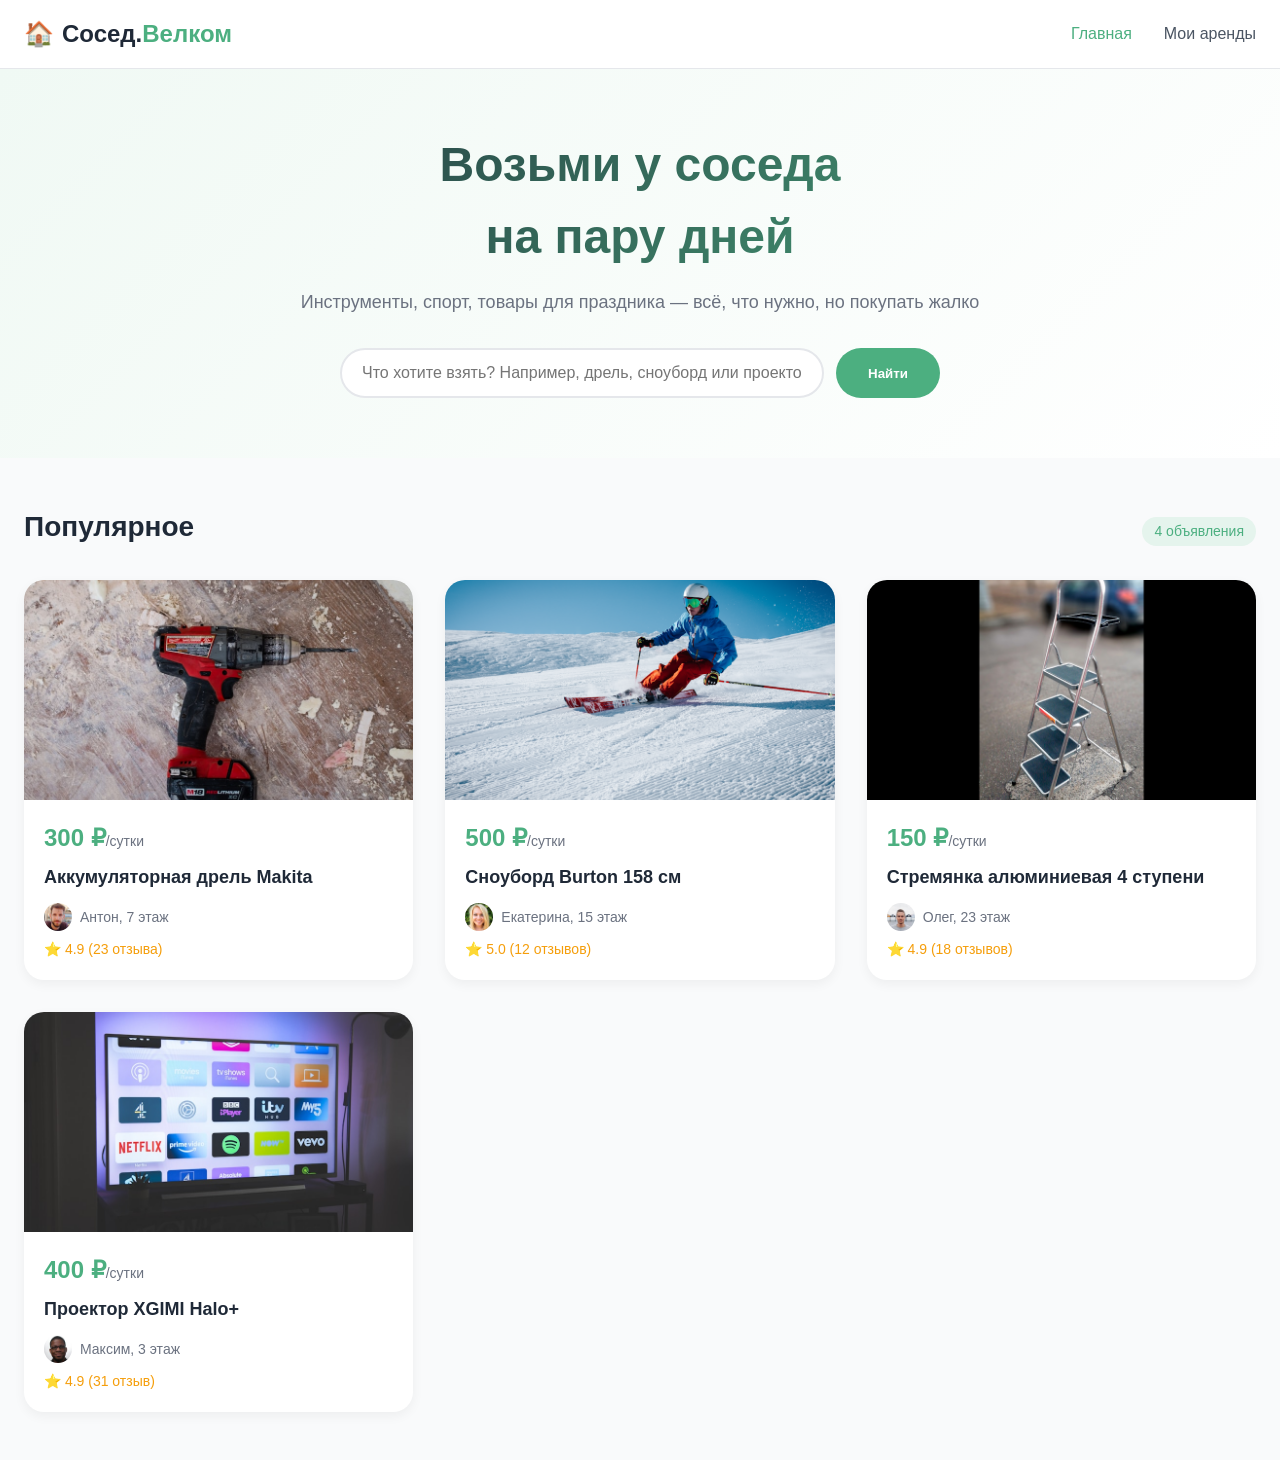
<file: index.html>
<!DOCTYPE html>
<html lang="ru">
<head>
    <meta charset="UTF-8">
    <meta name="viewport" content="width=device-width, initial-scale=1.0, user-scalable=yes">
    <title>Сосед.Велком — Аренда вещей у соседей</title>
    <link rel="stylesheet" href="style.css">
</head>
<body>
    <!-- Skip link для пропуска навигации -->
    <a href="#main-content" class="skip-link">Перейти к основному содержанию</a>

    <div class="app">
        <header class="header" role="banner" aria-label="Шапка сайта">
            <div class="container">
                <div class="header__inner">
                    <div class="logo">
                        <span class="logo__icon" aria-hidden="true">🏠</span>
                        <span class="logo__text">Сосед.<span class="logo__accent">Велком</span></span>
                    </div>
                    <nav class="nav" role="navigation" aria-label="Главное меню">
                        <a href="index.html" class="nav__link active" aria-current="page">Главная</a>
                        <a href="profile.html" class="nav__link">Мои аренды</a>
                    </nav>
                </div>
            </div>
        </header>

        <main id="main-content" role="main">
            <section class="hero" aria-labelledby="hero-title">
                <div class="container">
                    <h1 id="hero-title" class="hero__title">Возьми у соседа<br>на пару дней</h1>
                    <p class="hero__subtitle">Инструменты, спорт, товары для праздника — всё, что нужно, но покупать жалко</p>
                    
                    <div class="search-bar" role="search">
                        <label for="searchInput" class="visually-hidden">Поиск товаров</label>
                        <input 
                            type="text" 
                            id="searchInput" 
                            class="search-bar__input" 
                            placeholder="Что хотите взять? Например, дрель, сноуборд или проектор"
                            aria-label="Поиск товаров для аренды"
                        >
                        <button id="searchButton" class="search-bar__button" aria-label="Найти товары">Найти</button>
                    </div>

                    <div id="noResults" class="no-results" style="display: none;" role="status" aria-live="polite">
                        <span class="no-results__icon" aria-hidden="true">🔍</span>
                        <p>Ничего не найдено. Попробуйте изменить запрос</p>
                    </div>
                </div>
            </section>

            <section class="listings" aria-labelledby="listings-title">
                <div class="container">
                    <div class="listings__header">
                        <h2 id="listings-title" class="listings__title">Популярное</h2>
                        <span id="resultsCount" class="listings__badge" role="status" aria-live="polite">4 объявления</span>
                    </div>
                    
                    <div class="cards-grid" id="cardsGrid" role="list">
                        <!-- Карточка 1 -->
                        <article class="card" data-name="дрель makita аккумуляторная дрель инструмент" role="listitem">
                            <div class="card__image" onclick="location.href='items/item-drill.html'" role="link" tabindex="0" aria-label="Аккумуляторная дрель Makita, 300 рублей в сутки">
                                <img src="images/drill.jpg" alt="Аккумуляторная дрель Makita на деревянном столе" loading="lazy">
                            </div>
                            <div class="card__content">
                                <div class="card__price" aria-label="Цена: 300 рублей в сутки">300 ₽<span>/сутки</span></div>
                                <h3 class="card__title">Аккумуляторная дрель Makita</h3>
                                <div class="card__owner">
                                    <img src="images/avatar-anton.jpg" class="card__avatar" alt="Антон, владелец дрели">
                                    <span>Антон, 7 этаж</span>
                                </div>
                                <div class="card__rating" aria-label="Рейтинг 4.9 из 5, 23 отзыва">⭐ 4.9 (23 отзыва)</div>
                            </div>
                        </article>

                        <!-- Карточка 2 -->
                        <article class="card" data-name="сноуборд burton доска спорт снег" role="listitem">
                            <div class="card__image" onclick="location.href='items/item-snowboard.html'" role="link" tabindex="0" aria-label="Сноуборд Burton 158 см, 500 рублей в сутки">
                                <img src="images/snowboard.jpg" alt="Сноуборд Burton на снегу" loading="lazy">
                            </div>
                            <div class="card__content">
                                <div class="card__price" aria-label="Цена: 500 рублей в сутки">500 ₽<span>/сутки</span></div>
                                <h3 class="card__title">Сноуборд Burton 158 см</h3>
                                <div class="card__owner">
                                    <img src="images/avatar-ekaterina.jpg" class="card__avatar" alt="Екатерина, владелица сноуборда">
                                    <span>Екатерина, 15 этаж</span>
                                </div>
                                <div class="card__rating" aria-label="Рейтинг 5 из 5, 12 отзывов">⭐ 5.0 (12 отзывов)</div>
                            </div>
                        </article>

                        <!-- Карточка 3 -->
                        <article class="card" data-name="стремянка лестница алюминий инструмент" role="listitem">
                            <div class="card__image" onclick="location.href='items/item-ladder.html'" role="link" tabindex="0" aria-label="Стремянка алюминиевая, 150 рублей в сутки">
                                <img src="images/ladder.jpg" alt="Алюминиевая стремянка на белом фоне" loading="lazy">
                            </div>
                            <div class="card__content">
                                <div class="card__price" aria-label="Цена: 150 рублей в сутки">150 ₽<span>/сутки</span></div>
                                <h3 class="card__title">Стремянка алюминиевая 4 ступени</h3>
                                <div class="card__owner">
                                    <img src="images/avatar-oleg.jpg" class="card__avatar" alt="Олег, владелец стремянки">
                                    <span>Олег, 23 этаж</span>
                                </div>
                                <div class="card__rating" aria-label="Рейтинг 4.9 из 5, 18 отзывов">⭐ 4.9 (18 отзывов)</div>
                            </div>
                        </article>

                        <!-- Карточка 4 -->
                        <article class="card" data-name="проектор xgimi halo кино фильм техника" role="listitem">
                            <div class="card__image" onclick="location.href='items/item-projector.html'" role="link" tabindex="0" aria-label="Проектор XGIMI Halo Plus, 400 рублей в сутки">
                                <img src="images/projector.jpg" alt="Проектор XGIMI Halo Plus в интерьере" loading="lazy">
                            </div>
                            <div class="card__content">
                                <div class="card__price" aria-label="Цена: 400 рублей в сутки">400 ₽<span>/сутки</span></div>
                                <h3 class="card__title">Проектор XGIMI Halo+</h3>
                                <div class="card__owner">
                                    <img src="images/avatar-maxim.jpg" class="card__avatar" alt="Максим, владелец проектора">
                                    <span>Максим, 3 этаж</span>
                                </div>
                                <div class="card__rating" aria-label="Рейтинг 4.9 из 5, 31 отзыв">⭐ 4.9 (31 отзыв)</div>
                            </div>
                        </article>
                    </div>
                </div>
            </section>
        </main>
    </div>

    <script src="script.js"></script>
    <script>
        // Поисковая система (без изменений)
        const searchInput = document.getElementById('searchInput');
        const searchButton = document.getElementById('searchButton');
        const cards = document.querySelectorAll('.card');
        const listingsTitle = document.getElementById('listings-title');
        const resultsCount = document.getElementById('resultsCount');
        const noResultsDiv = document.getElementById('noResults');

        function performSearch() {
            const query = searchInput.value.toLowerCase().trim();
            let visibleCount = 0;

            if (query === '') {
                cards.forEach(card => {
                    card.style.display = '';
                });
                visibleCount = cards.length;
                listingsTitle.textContent = 'Популярное';
                resultsCount.textContent = visibleCount + ' объявления';
                noResultsDiv.style.display = 'none';
            } else {
                cards.forEach(card => {
                    const cardName = card.getAttribute('data-name') || '';
                    if (cardName.includes(query)) {
                        card.style.display = '';
                        visibleCount++;
                    } else {
                        card.style.display = 'none';
                    }
                });

                if (visibleCount === 0) {
                    noResultsDiv.style.display = 'block';
                    listingsTitle.textContent = 'Результаты поиска';
                    resultsCount.textContent = 'ничего не найдено';
                } else {
                    noResultsDiv.style.display = 'none';
                    listingsTitle.textContent = 'Результаты поиска';
                    resultsCount.textContent = 'найдено ' + visibleCount + ' объявлений';
                }
            }
        }

        searchButton.addEventListener('click', performSearch);
        searchInput.addEventListener('keypress', function(e) {
            if (e.key === 'Enter') {
                performSearch();
            }
        });

        // Клавиатурная навигация для карточек
        cards.forEach(card => {
            const cardImage = card.querySelector('.card__image');
            if (cardImage) {
                cardImage.addEventListener('keydown', function(e) {
                    if (e.key === 'Enter' || e.key === ' ') {
                        e.preventDefault();
                        this.click();
                    }
                });
            }
        });
    </script>
</body>
</html>
</file>
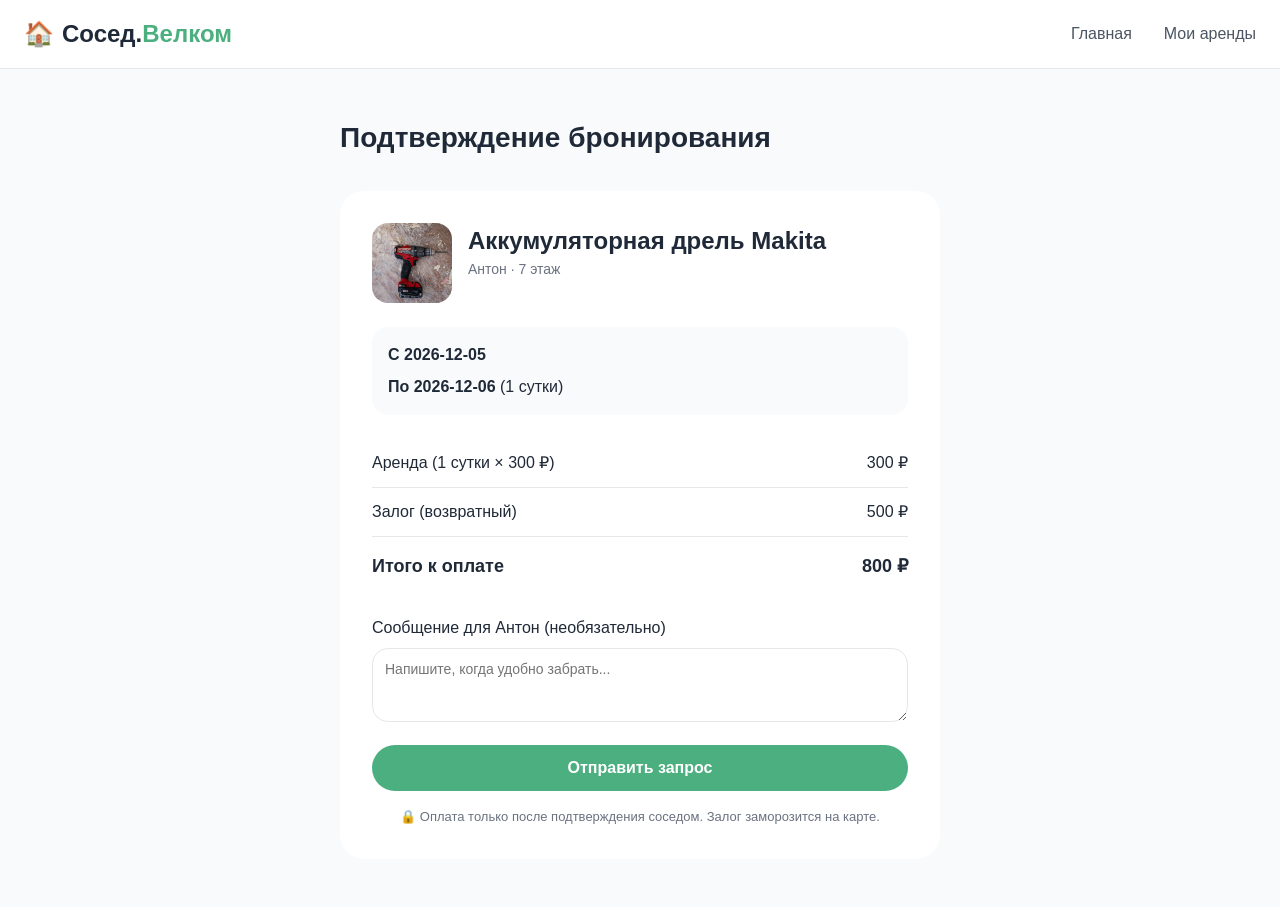
<file: booking.html>
<!DOCTYPE html>
<html lang="ru">
<head>
    <meta charset="UTF-8">
    <meta name="viewport" content="width=device-width, initial-scale=1.0">
    <title>Бронирование — Сосед.Велком</title>
    <link rel="stylesheet" href="style.css">
</head>
<body>
    <!-- Skip link -->
    <a href="#main-content" class="skip-link">Перейти к основному содержанию</a>

    <div class="app">
        <header class="header" role="banner" aria-label="Шапка сайта">
            <div class="container">
                <div class="header__inner">
                    <div class="logo">
                        <span class="logo__icon" aria-hidden="true">🏠</span>
                        <span class="logo__text">Сосед.<span class="logo__accent">Велком</span></span>
                    </div>
                    <nav class="nav" role="navigation" aria-label="Главное меню">
                        <a href="index.html" class="nav__link">Главная</a>
                        <a href="profile.html" class="nav__link">Мои аренды</a>
                    </nav>
                </div>
            </div>
        </header>

        <main id="main-content" role="main">
            <div class="container">
                <div class="booking-container">
                    <h1 class="booking-title">Подтверждение бронирования</h1>
                    
                    <div class="booking-summary" id="bookingSummary" role="form" aria-label="Форма бронирования">
                        <!-- Сюда динамически подставится информация о товаре -->
                    </div>
                </div>
            </div>
        </main>
    </div>

    <style>
        .skip-link {
            position: absolute;
            top: -100%;
            left: 50%;
            transform: translateX(-50%);
            background: #4CAF80;
            color: white;
            padding: 12px 24px;
            border-radius: 8px;
            z-index: 1000;
            text-decoration: none;
            font-weight: 600;
        }
        .skip-link:focus {
            top: 16px;
        }
        a:focus-visible,
        button:focus-visible,
        input:focus-visible,
        [tabindex]:focus-visible {
            outline: 3px solid #4CAF80;
            outline-offset: 2px;
        }
        .visually-hidden {
            position: absolute !important;
            width: 1px !important;
            height: 1px !important;
            margin: -1px !important;
            padding: 0 !important;
            overflow: hidden !important;
            clip: rect(0, 0, 0, 0) !important;
            border: 0 !important;
        }
    </style>

    <script>
        // База данных товаров
        const itemsDB = {
            drill: {
                id: 'drill',
                name: 'Аккумуляторная дрель Makita',
                owner: 'Антон',
                ownerAvatar: 'images/avatar-anton.jpg',
                pricePerDay: 300,
                deposit: 500,
                image: 'images/drill.jpg',
                floor: 7
            },
            snowboard: {
                id: 'snowboard',
                name: 'Сноуборд Burton 158 см',
                owner: 'Екатерина',
                ownerAvatar: 'images/avatar-ekaterina.jpg',
                pricePerDay: 500,
                deposit: 2000,
                image: 'images/snowboard.jpg',
                floor: 15
            },
            ladder: {
                id: 'ladder',
                name: 'Стремянка алюминиевая 4 ступени',
                owner: 'Олег',
                ownerAvatar: 'images/avatar-oleg.jpg',
                pricePerDay: 150,
                deposit: 500,
                image: 'images/ladder.jpg',
                floor: 23
            },
            projector: {
                id: 'projector',
                name: 'Проектор XGIMI Halo+',
                owner: 'Максим',
                ownerAvatar: 'images/avatar-maxim.jpg',
                pricePerDay: 400,
                deposit: 3000,
                image: 'images/projector.jpg',
                floor: 3
            }
        };

        // Получаем ID товара из URL
        const urlParams = new URLSearchParams(window.location.search);
        const itemId = urlParams.get('id');

        let currentItem = itemsDB[itemId];
        if (!currentItem) {
            currentItem = itemsDB['drill'];
        }

        const today = new Date();
        const tomorrow = new Date(today);
        tomorrow.setDate(tomorrow.getDate() + 1);
        
        const startDateStr = today.toISOString().split('T')[0];
        const endDateStr = tomorrow.toISOString().split('T')[0];
        
        const days = 1;
        const rentPrice = currentItem.pricePerDay * days;
        const totalPrice = rentPrice + currentItem.deposit;

        const bookingHTML = `
            <div class="booking-item">
                <img src="${currentItem.image}" class="booking-item__image" alt="${currentItem.name}">
                <div class="booking-item__info">
                    <h2 class="booking-item__title">${currentItem.name}</h2>
                    <p>${currentItem.owner} · ${currentItem.floor} этаж</p>
                </div>
            </div>

            <div class="booking-dates" role="group" aria-label="Даты бронирования">
                <div><strong>С ${startDateStr}</strong></div>
                <div><strong>По ${endDateStr}</strong> (${days} сутки)</div>
            </div>

            <div class="booking-price-list" role="table" aria-label="Расчёт стоимости">
                <div class="price-row" role="row">
                    <span role="cell">Аренда (${days} сутки × ${currentItem.pricePerDay} ₽)</span>
                    <span role="cell">${rentPrice} ₽</span>
                </div>
                <div class="price-row" role="row">
                    <span role="cell">Залог (возвратный)</span>
                    <span role="cell">${currentItem.deposit} ₽</span>
                </div>
                <div class="price-row total" role="row">
                    <span role="cell">Итого к оплате</span>
                    <span role="cell">${totalPrice} ₽</span>
                </div>
            </div>

            <div class="booking-message">
                <label for="messageInput">Сообщение для ${currentItem.owner} (необязательно)</label>
                <textarea 
                    id="messageInput" 
                    rows="3" 
                    placeholder="Напишите, когда удобно забрать..."
                    aria-label="Сообщение для владельца"
                ></textarea>
            </div>

            <button 
                class="btn-primary btn-block" 
                onclick="alert('Запрос отправлен! Скоро с вами свяжется ${currentItem.owner} ✅')"
                aria-label="Отправить запрос на бронирование"
            >
                Отправить запрос
            </button>
            <div class="booking-note" role="note">
                🔒 Оплата только после подтверждения соседом. Залог заморозится на карте.
            </div>
        `;

        document.getElementById('bookingSummary').innerHTML = bookingHTML;
    </script>
    <script src="script.js"></script>
</body>
</html>
</file>
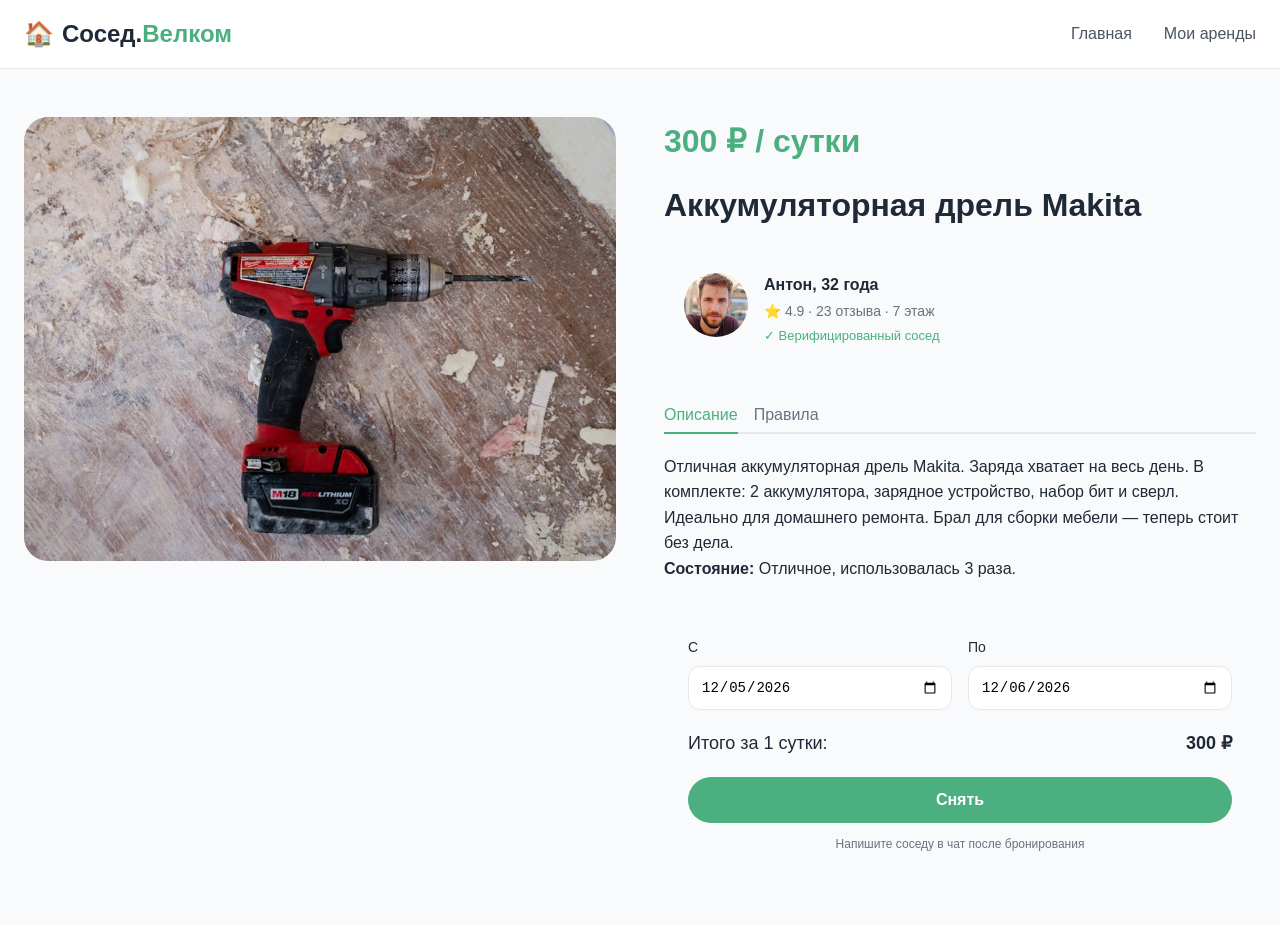
<file: items/item-drill.html>
<!DOCTYPE html>
<html lang="ru">
<head>
    <meta charset="UTF-8">
    <meta name="viewport" content="width=device-width, initial-scale=1.0, user-scalable=yes">
    <title>Дрель Makita — Сосед.Велком</title>
    <link rel="stylesheet" href="../style.css">
</head>
<body>
    <a href="#main-content" class="skip-link">Перейти к основному содержанию</a>

    <div class="app">
        <header class="header" role="banner" aria-label="Шапка сайта">
            <div class="container">
                <div class="header__inner">
                    <div class="logo">
                        <span class="logo__icon" aria-hidden="true">🏠</span>
                        <span class="logo__text">Сосед.<span class="logo__accent">Велком</span></span>
                    </div>
                    <nav class="nav" role="navigation" aria-label="Главное меню">
                        <a href="../index.html" class="nav__link">Главная</a>
                        <a href="../profile.html" class="nav__link">Мои аренды</a>
                    </nav>
                </div>
            </div>
        </header>

        <main id="main-content" role="main">
            <div class="container">
                <div class="item-layout">
                    <div class="item-gallery">
                        <img src="../images/drill.jpg" alt="Аккумуляторная дрель Makita на деревянном столе" class="item__main-image">
                    </div>

                    <div class="item-info">
                        <div class="item__price" aria-label="Цена: 300 рублей в сутки">300 ₽ <span>/ сутки</span></div>
                        <h1 class="item__title">Аккумуляторная дрель Makita</h1>
                        
                        <div class="owner-card" role="group" aria-label="Информация о владельце">
                            <img src="../images/avatar-anton.jpg" class="owner-card__avatar" alt="Антон, владелец дрели">
                            <div class="owner-card__info">
                                <div class="owner-card__name">Антон, 32 года</div>
                                <div class="owner-card__rating" aria-label="Рейтинг 4.9 из 5, 23 отзыва">⭐ 4.9 · 23 отзыва · 7 этаж</div>
                                <div class="owner-card__verified" aria-label="Верифицированный сосед">✓ Верифицированный сосед</div>
                            </div>
                        </div>

                        <div class="item-tabs" role="tablist" aria-label="Вкладки товара">
                            <button 
                                class="item-tab active" 
                                data-tab="desc" 
                                role="tab" 
                                aria-selected="true" 
                                aria-controls="desc-panel" 
                                id="tab-desc" 
                                tabindex="0"
                            >
                                Описание
                            </button>
                            <button 
                                class="item-tab" 
                                data-tab="rules" 
                                role="tab" 
                                aria-selected="false" 
                                aria-controls="rules-panel" 
                                id="tab-rules" 
                                tabindex="-1"
                            >
                                Правила
                            </button>
                        </div>

                        <div 
                            class="item-tab-content active" 
                            id="desc-panel" 
                            role="tabpanel" 
                            aria-labelledby="tab-desc"
                        >
                            <p>Отличная аккумуляторная дрель Makita. Заряда хватает на весь день. В комплекте: 2 аккумулятора, зарядное устройство, набор бит и сверл. Идеально для домашнего ремонта. Брал для сборки мебели — теперь стоит без дела.</p>
                            <p><strong>Состояние:</strong> Отличное, использовалась 3 раза.</p>
                        </div>

                        <div 
                            class="item-tab-content" 
                            id="rules-panel" 
                            role="tabpanel" 
                            aria-labelledby="tab-rules"
                            style="display: none;"
                        >
                            <ul style="margin: 0; padding-left: 20px;">
                                <li>Вернуть в чистом виде</li>
                                <li>Не использовать в промышленных целях</li>
                                <li>При поломке — сообщить сразу</li>
                                <li>Залог 500 ₽, возвращается после проверки</li>
                            </ul>
                        </div>

                        <div class="booking-card" role="form" aria-label="Форма бронирования">
                            <div class="booking-card__dates">
                                <div class="date-field">
                                    <label for="startDate">С</label>
                                    <input type="date" id="startDate" class="date-input" aria-label="Дата начала аренды">
                                </div>
                                <div class="date-field">
                                    <label for="endDate">По</label>
                                    <input type="date" id="endDate" class="date-input" aria-label="Дата окончания аренды">
                                </div>
                            </div>
                            <div class="booking-card__total">
                                <span>Итого за 1 сутки:</span>
                                <strong id="totalPrice" aria-live="polite">300 ₽</strong>
                            </div>
                            <button class="btn-primary btn-block" onclick="location.href='../booking.html?id=drill'" aria-label="Снять дрель в аренду">Снять</button>
                            <div class="booking-card__hint">Напишите соседу в чат после бронирования</div>
                        </div>
                    </div>
                </div>
            </div>
        </main>
    </div>

    <style>
        .skip-link {
            position: absolute;
            top: -100%;
            left: 50%;
            transform: translateX(-50%);
            background: #4CAF80;
            color: white;
            padding: 12px 24px;
            border-radius: 8px;
            z-index: 1000;
            text-decoration: none;
            font-weight: 600;
        }
        .skip-link:focus {
            top: 16px;
        }
        a:focus-visible,
        button:focus-visible,
        input:focus-visible,
        [tabindex]:focus-visible {
            outline: 3px solid #4CAF80 !important;
            outline-offset: 2px !important;
        }
        .item-tab-content {
            display: none;
        }
        .item-tab-content.active {
            display: block;
        }
    </style>

    <script src="../script.js"></script>
    <script>
        const tabs = document.querySelectorAll('.item-tab');
        const contents = document.querySelectorAll('.item-tab-content');

        function activateTab(tab) {
            // Деактивировать все табы
            tabs.forEach(t => {
                t.classList.remove('active');
                t.setAttribute('aria-selected', 'false');
                t.setAttribute('tabindex', '-1');
            });
            
            // Скрыть все панели
            contents.forEach(c => {
                c.classList.remove('active');
                c.style.display = 'none';
            });

            // Активировать выбранный таб
            tab.classList.add('active');
            tab.setAttribute('aria-selected', 'true');
            tab.setAttribute('tabindex', '0');

            // Показать соответствующую панель
            const panelId = tab.getAttribute('aria-controls');
            const panel = document.getElementById(panelId);
            if (panel) {
                panel.classList.add('active');
                panel.style.display = 'block';
            }
        }

        tabs.forEach(tab => {
            tab.addEventListener('click', function() {
                activateTab(this);
                this.focus();
            });
            tab.addEventListener('keydown', function(e) {
                const currentIndex = Array.from(tabs).indexOf(this);
                let newIndex = currentIndex;

                if (e.key === 'ArrowRight' || e.key === 'ArrowDown') {
                    e.preventDefault();
                    newIndex = (currentIndex + 1) % tabs.length;
                } else if (e.key === 'ArrowLeft' || e.key === 'ArrowUp') {
                    e.preventDefault();
                    newIndex = (currentIndex - 1 + tabs.length) % tabs.length;
                } else if (e.key === 'Home') {
                    e.preventDefault();
                    newIndex = 0;
                } else if (e.key === 'End') {
                    e.preventDefault();
                    newIndex = tabs.length - 1;
                }

                if (newIndex !== currentIndex) {
                    activateTab(tabs[newIndex]);
                    tabs[newIndex].focus();
                }
            });
        });

        const startInput = document.getElementById('startDate');
        const endInput = document.getElementById('endDate');
        const totalSpan = document.getElementById('totalPrice');
        const pricePerDay = 300;

        function calculateTotal() {
            if (startInput.value && endInput.value) {
                const start = new Date(startInput.value);
                const end = new Date(endInput.value);
                const days = Math.ceil((end - start) / (1000 * 60 * 60 * 24));
                if (days > 0) {
                    const total = days * pricePerDay;
                    totalSpan.innerText = total + ' ₽';
                } else {
                    totalSpan.innerText = pricePerDay + ' ₽';
                }
            } else {
                totalSpan.innerText = pricePerDay + ' ₽';
            }
        }

        startInput.addEventListener('change', calculateTotal);
        endInput.addEventListener('change', calculateTotal);

        const today = new Date().toISOString().split('T')[0];
        startInput.value = today;
        let tomorrow = new Date();
        tomorrow.setDate(tomorrow.getDate() + 1);
        endInput.value = tomorrow.toISOString().split('T')[0];
    </script>
</body>
</html>
</file>
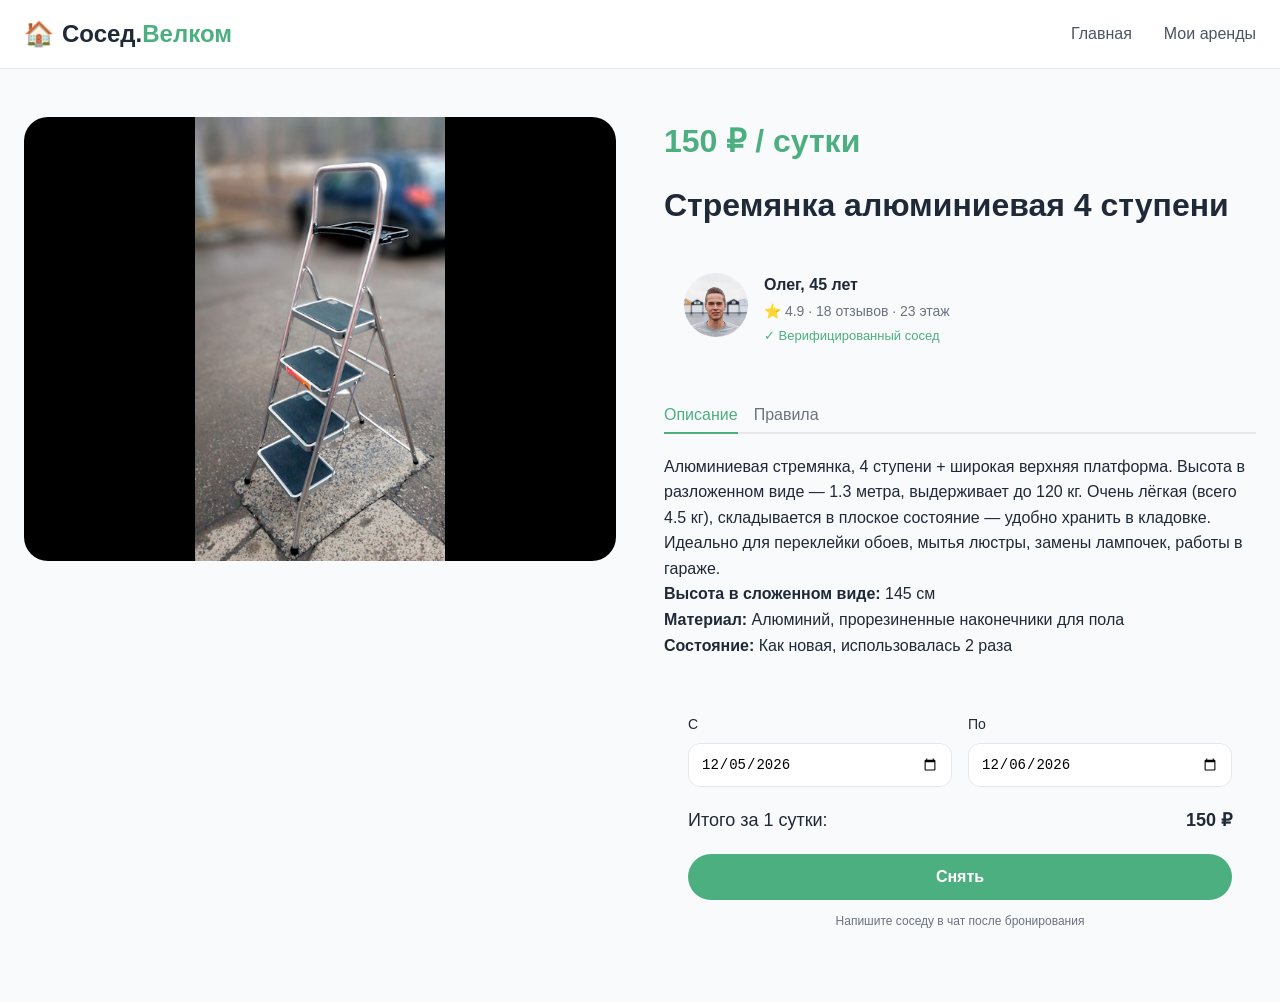
<file: items/item-ladder.html>
<!DOCTYPE html>
<html lang="ru">
<head>
    <meta charset="UTF-8">
    <meta name="viewport" content="width=device-width, initial-scale=1.0, user-scalable=yes">
    <title>Стремянка — Сосед.Велком</title>
    <link rel="stylesheet" href="../style.css">
</head>
<body>
    <a href="#main-content" class="skip-link">Перейти к основному содержанию</a>

    <div class="app">
        <header class="header" role="banner" aria-label="Шапка сайта">
            <div class="container">
                <div class="header__inner">
                    <div class="logo">
                        <span class="logo__icon" aria-hidden="true">🏠</span>
                        <span class="logo__text">Сосед.<span class="logo__accent">Велком</span></span>
                    </div>
                    <nav class="nav" role="navigation" aria-label="Главное меню">
                        <a href="../index.html" class="nav__link">Главная</a>
                        <a href="../profile.html" class="nav__link">Мои аренды</a>
                    </nav>
                </div>
            </div>
        </header>

        <main id="main-content" role="main">
            <div class="container">
                <div class="item-layout">
                    <div class="item-gallery">
                        <img src="../images/ladder.jpg" alt="Алюминиевая стремянка на белом фоне" class="item__main-image">
                    </div>

                    <div class="item-info">
                        <div class="item__price" aria-label="Цена: 150 рублей в сутки">150 ₽ <span>/ сутки</span></div>
                        <h1 class="item__title">Стремянка алюминиевая 4 ступени</h1>
                        
                        <div class="owner-card" role="group" aria-label="Информация о владельце">
                            <img src="../images/avatar-oleg.jpg" class="owner-card__avatar" alt="Олег, владелец стремянки">
                            <div class="owner-card__info">
                                <div class="owner-card__name">Олег, 45 лет</div>
                                <div class="owner-card__rating" aria-label="Рейтинг 4.9 из 5, 18 отзывов">⭐ 4.9 · 18 отзывов · 23 этаж</div>
                                <div class="owner-card__verified" aria-label="Верифицированный сосед">✓ Верифицированный сосед</div>
                            </div>
                        </div>

                        <div class="item-tabs" role="tablist" aria-label="Вкладки товара">
                            <button 
                                class="item-tab active" 
                                data-tab="desc" 
                                role="tab" 
                                aria-selected="true" 
                                aria-controls="desc-panel" 
                                id="tab-desc" 
                                tabindex="0"
                            >
                                Описание
                            </button>
                            <button 
                                class="item-tab" 
                                data-tab="rules" 
                                role="tab" 
                                aria-selected="false" 
                                aria-controls="rules-panel" 
                                id="tab-rules" 
                                tabindex="-1"
                            >
                                Правила
                            </button>
                        </div>

                        <div 
                            class="item-tab-content active" 
                            id="desc-panel" 
                            role="tabpanel" 
                            aria-labelledby="tab-desc"
                        >
                            <p>Алюминиевая стремянка, 4 ступени + широкая верхняя платформа. Высота в разложенном виде — 1.3 метра, выдерживает до 120 кг. Очень лёгкая (всего 4.5 кг), складывается в плоское состояние — удобно хранить в кладовке. Идеально для переклейки обоев, мытья люстры, замены лампочек, работы в гараже.</p>
                            <p><strong>Высота в сложенном виде:</strong> 145 см</p>
                            <p><strong>Материал:</strong> Алюминий, прорезиненные наконечники для пола</p>
                            <p><strong>Состояние:</strong> Как новая, использовалась 2 раза</p>
                        </div>

                        <div 
                            class="item-tab-content" 
                            id="rules-panel" 
                            role="tabpanel" 
                            aria-labelledby="tab-rules"
                            style="display: none;"
                        >
                            <ul style="margin: 0; padding-left: 20px;">
                                <li>Использовать только на ровной поверхности</li>
                                <li>Не вставать на верхнюю платформу</li>
                                <li>Вернуть в чистом виде (протереть от пыли)</li>
                                <li>Не превышать нагрузку 120 кг</li>
                                <li>Залог 500 ₽, возвращается после проверки</li>
                            </ul>
                        </div>

                        <div class="booking-card" role="form" aria-label="Форма бронирования">
                            <div class="booking-card__dates">
                                <div class="date-field">
                                    <label for="startDate">С</label>
                                    <input type="date" id="startDate" class="date-input" aria-label="Дата начала аренды">
                                </div>
                                <div class="date-field">
                                    <label for="endDate">По</label>
                                    <input type="date" id="endDate" class="date-input" aria-label="Дата окончания аренды">
                                </div>
                            </div>
                            <div class="booking-card__total">
                                <span>Итого за 1 сутки:</span>
                                <strong id="totalPrice" aria-live="polite">150 ₽</strong>
                            </div>
                            <button class="btn-primary btn-block" onclick="location.href='../booking.html?id=ladder'" aria-label="Снять стремянку в аренду">Снять</button>
                            <div class="booking-card__hint">Напишите соседу в чат после бронирования</div>
                        </div>
                    </div>
                </div>
            </div>
        </main>
    </div>

    <style>
        .skip-link {
            position: absolute;
            top: -100%;
            left: 50%;
            transform: translateX(-50%);
            background: #4CAF80;
            color: white;
            padding: 12px 24px;
            border-radius: 8px;
            z-index: 1000;
            text-decoration: none;
            font-weight: 600;
        }
        .skip-link:focus {
            top: 16px;
        }
        a:focus-visible,
        button:focus-visible,
        input:focus-visible,
        [tabindex]:focus-visible {
            outline: 3px solid #4CAF80 !important;
            outline-offset: 2px !important;
        }
        .item-tab-content {
            display: none;
        }
        .item-tab-content.active {
            display: block;
        }
        .item-tab-content[hidden] {
            display: none !important;
        }
    </style>

    <script src="../script.js"></script>
    <script>
        const tabs = document.querySelectorAll('.item-tab');
        const contents = document.querySelectorAll('.item-tab-content');

        function activateTab(tab) {
            tabs.forEach(t => {
                t.classList.remove('active');
                t.setAttribute('aria-selected', 'false');
                t.setAttribute('tabindex', '-1');
            });
            contents.forEach(c => {
                c.classList.remove('active');
                c.style.display = 'none';
            });

            tab.classList.add('active');
            tab.setAttribute('aria-selected', 'true');
            tab.setAttribute('tabindex', '0');

            const panelId = tab.getAttribute('aria-controls');
            const panel = document.getElementById(panelId);
            if (panel) {
                panel.classList.add('active');
                panel.style.display = 'block';
            }
        }

        tabs.forEach(tab => {
            tab.addEventListener('click', function() {
                activateTab(this);
                this.focus();
            });
            tab.addEventListener('keydown', function(e) {
                const currentIndex = Array.from(tabs).indexOf(this);
                let newIndex = currentIndex;

                if (e.key === 'ArrowRight' || e.key === 'ArrowDown') {
                    e.preventDefault();
                    newIndex = (currentIndex + 1) % tabs.length;
                } else if (e.key === 'ArrowLeft' || e.key === 'ArrowUp') {
                    e.preventDefault();
                    newIndex = (currentIndex - 1 + tabs.length) % tabs.length;
                } else if (e.key === 'Home') {
                    e.preventDefault();
                    newIndex = 0;
                } else if (e.key === 'End') {
                    e.preventDefault();
                    newIndex = tabs.length - 1;
                }

                if (newIndex !== currentIndex) {
                    activateTab(tabs[newIndex]);
                    tabs[newIndex].focus();
                }
            });
        });

        const startInput = document.getElementById('startDate');
        const endInput = document.getElementById('endDate');
        const totalSpan = document.getElementById('totalPrice');
        const pricePerDay = 150;

        function calculateTotal() {
            if (startInput.value && endInput.value) {
                const start = new Date(startInput.value);
                const end = new Date(endInput.value);
                const days = Math.ceil((end - start) / (1000 * 60 * 60 * 24));
                if (days > 0) {
                    const total = days * pricePerDay;
                    totalSpan.innerText = total + ' ₽';
                } else {
                    totalSpan.innerText = pricePerDay + ' ₽';
                }
            } else {
                totalSpan.innerText = pricePerDay + ' ₽';
            }
        }

        startInput.addEventListener('change', calculateTotal);
        endInput.addEventListener('change', calculateTotal);

        const today = new Date().toISOString().split('T')[0];
        startInput.value = today;
        let tomorrow = new Date();
        tomorrow.setDate(tomorrow.getDate() + 1);
        endInput.value = tomorrow.toISOString().split('T')[0];
    </script>
</body>
</html>
</file>
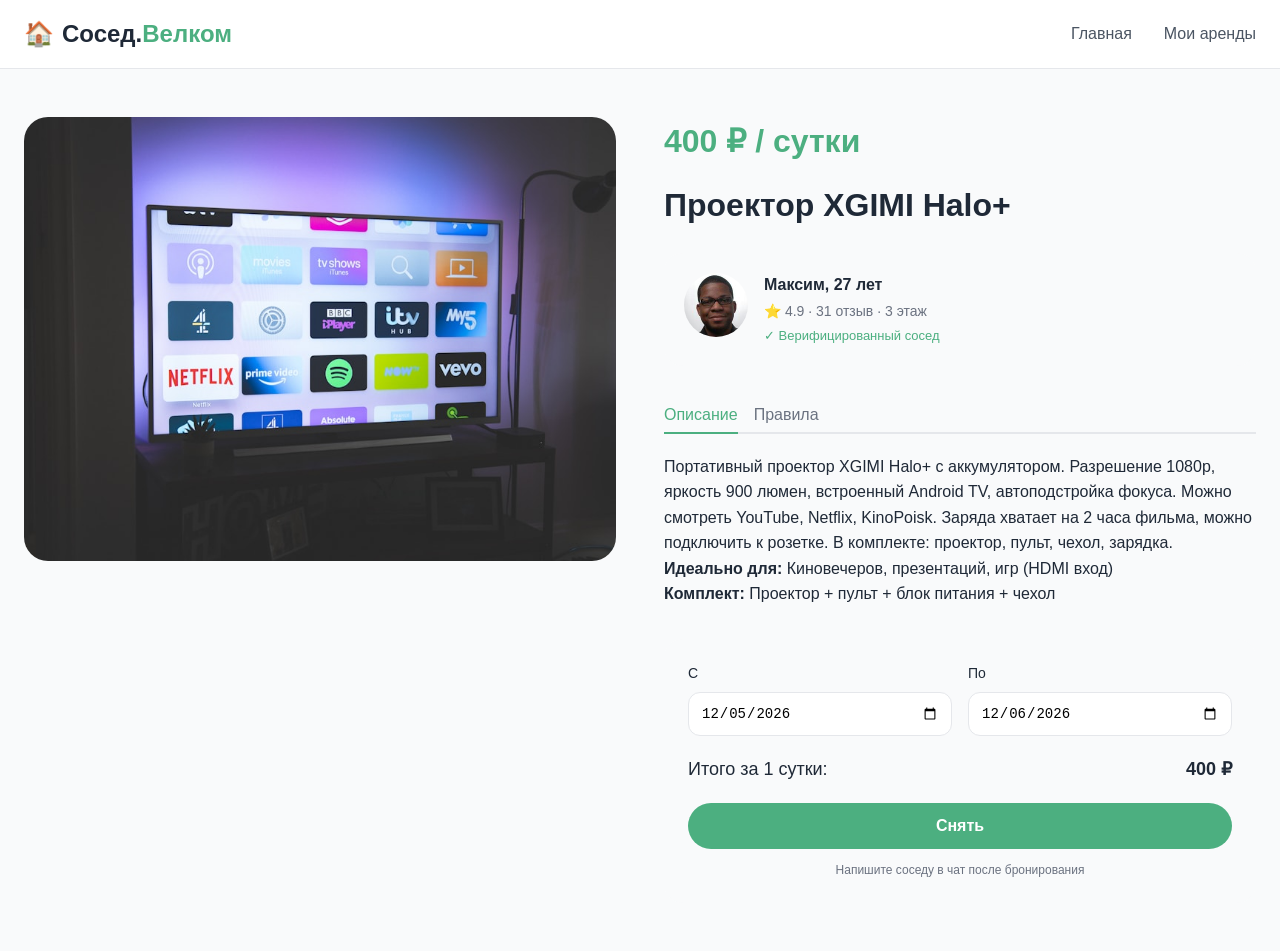
<file: items/item-projector.html>
<!DOCTYPE html>
<html lang="ru">
<head>
    <meta charset="UTF-8">
    <meta name="viewport" content="width=device-width, initial-scale=1.0, user-scalable=yes">
    <title>Проектор XGIMI — Сосед.Велком</title>
    <link rel="stylesheet" href="../style.css">
</head>
<body>
    <a href="#main-content" class="skip-link">Перейти к основному содержанию</a>

    <div class="app">
        <header class="header" role="banner" aria-label="Шапка сайта">
            <div class="container">
                <div class="header__inner">
                    <div class="logo">
                        <span class="logo__icon" aria-hidden="true">🏠</span>
                        <span class="logo__text">Сосед.<span class="logo__accent">Велком</span></span>
                    </div>
                    <nav class="nav" role="navigation" aria-label="Главное меню">
                        <a href="../index.html" class="nav__link">Главная</a>
                        <a href="../profile.html" class="nav__link">Мои аренды</a>
                    </nav>
                </div>
            </div>
        </header>

        <main id="main-content" role="main">
            <div class="container">
                <div class="item-layout">
                    <div class="item-gallery">
                        <img src="../images/projector.jpg" alt="Проектор XGIMI Halo Plus в интерьере" class="item__main-image">
                    </div>

                    <div class="item-info">
                        <div class="item__price" aria-label="Цена: 400 рублей в сутки">400 ₽ <span>/ сутки</span></div>
                        <h1 class="item__title">Проектор XGIMI Halo+</h1>
                        
                        <div class="owner-card" role="group" aria-label="Информация о владельце">
                            <img src="../images/avatar-maxim.jpg" class="owner-card__avatar" alt="Максим, владелец проектора">
                            <div class="owner-card__info">
                                <div class="owner-card__name">Максим, 27 лет</div>
                                <div class="owner-card__rating" aria-label="Рейтинг 4.9 из 5, 31 отзыв">⭐ 4.9 · 31 отзыв · 3 этаж</div>
                                <div class="owner-card__verified" aria-label="Верифицированный сосед">✓ Верифицированный сосед</div>
                            </div>
                        </div>

                        <div class="item-tabs" role="tablist" aria-label="Вкладки товара">
                            <button 
                                class="item-tab active" 
                                data-tab="desc" 
                                role="tab" 
                                aria-selected="true" 
                                aria-controls="desc-panel" 
                                id="tab-desc" 
                                tabindex="0"
                            >
                                Описание
                            </button>
                            <button 
                                class="item-tab" 
                                data-tab="rules" 
                                role="tab" 
                                aria-selected="false" 
                                aria-controls="rules-panel" 
                                id="tab-rules" 
                                tabindex="-1"
                            >
                                Правила
                            </button>
                        </div>

                        <div 
                            class="item-tab-content active" 
                            id="desc-panel" 
                            role="tabpanel" 
                            aria-labelledby="tab-desc"
                        >
                            <p>Портативный проектор XGIMI Halo+ с аккумулятором. Разрешение 1080p, яркость 900 люмен, встроенный Android TV, автоподстройка фокуса. Можно смотреть YouTube, Netflix, KinoPoisk. Заряда хватает на 2 часа фильма, можно подключить к розетке. В комплекте: проектор, пульт, чехол, зарядка.</p>
                            <p><strong>Идеально для:</strong> Киновечеров, презентаций, игр (HDMI вход)</p>
                            <p><strong>Комплект:</strong> Проектор + пульт + блок питания + чехол</p>
                        </div>

                        <div 
                            class="item-tab-content" 
                            id="rules-panel" 
                            role="tabpanel" 
                            aria-labelledby="tab-rules"
                            style="display: none;"
                        >
                            <ul style="margin: 0; padding-left: 20px;">
                                <li>Использовать в чистом помещении</li>
                                <li>Не включать без присмотра</li>
                                <li>Протирать объектив только сухой салфеткой</li>
                                <li>Залог 3000 ₽, возвращается после проверки</li>
                            </ul>
                        </div>

                        <div class="booking-card" role="form" aria-label="Форма бронирования">
                            <div class="booking-card__dates">
                                <div class="date-field">
                                    <label for="startDate">С</label>
                                    <input type="date" id="startDate" class="date-input" aria-label="Дата начала аренды">
                                </div>
                                <div class="date-field">
                                    <label for="endDate">По</label>
                                    <input type="date" id="endDate" class="date-input" aria-label="Дата окончания аренды">
                                </div>
                            </div>
                            <div class="booking-card__total">
                                <span>Итого за 1 сутки:</span>
                                <strong id="totalPrice" aria-live="polite">400 ₽</strong>
                            </div>
                            <button class="btn-primary btn-block" onclick="location.href='../booking.html?id=projector'" aria-label="Снять проектор в аренду">Снять</button>
                            <div class="booking-card__hint">Напишите соседу в чат после бронирования</div>
                        </div>
                    </div>
                </div>
            </div>
        </main>
    </div>

    <style>
        .skip-link {
            position: absolute;
            top: -100%;
            left: 50%;
            transform: translateX(-50%);
            background: #4CAF80;
            color: white;
            padding: 12px 24px;
            border-radius: 8px;
            z-index: 1000;
            text-decoration: none;
            font-weight: 600;
        }
        .skip-link:focus {
            top: 16px;
        }
        a:focus-visible,
        button:focus-visible,
        input:focus-visible,
        [tabindex]:focus-visible {
            outline: 3px solid #4CAF80 !important;
            outline-offset: 2px !important;
        }
        .item-tab-content {
            display: none;
        }
        .item-tab-content.active {
            display: block;
        }
        .item-tab-content[hidden] {
            display: none !important;
        }
    </style>

    <script src="../script.js"></script>
    <script>
        const tabs = document.querySelectorAll('.item-tab');
        const contents = document.querySelectorAll('.item-tab-content');

        function activateTab(tab) {
            tabs.forEach(t => {
                t.classList.remove('active');
                t.setAttribute('aria-selected', 'false');
                t.setAttribute('tabindex', '-1');
            });
            contents.forEach(c => {
                c.classList.remove('active');
                c.style.display = 'none';
            });

            tab.classList.add('active');
            tab.setAttribute('aria-selected', 'true');
            tab.setAttribute('tabindex', '0');

            const panelId = tab.getAttribute('aria-controls');
            const panel = document.getElementById(panelId);
            if (panel) {
                panel.classList.add('active');
                panel.style.display = 'block';
            }
        }

        tabs.forEach(tab => {
            tab.addEventListener('click', function() {
                activateTab(this);
                this.focus();
            });
            tab.addEventListener('keydown', function(e) {
                const currentIndex = Array.from(tabs).indexOf(this);
                let newIndex = currentIndex;

                if (e.key === 'ArrowRight' || e.key === 'ArrowDown') {
                    e.preventDefault();
                    newIndex = (currentIndex + 1) % tabs.length;
                } else if (e.key === 'ArrowLeft' || e.key === 'ArrowUp') {
                    e.preventDefault();
                    newIndex = (currentIndex - 1 + tabs.length) % tabs.length;
                } else if (e.key === 'Home') {
                    e.preventDefault();
                    newIndex = 0;
                } else if (e.key === 'End') {
                    e.preventDefault();
                    newIndex = tabs.length - 1;
                }

                if (newIndex !== currentIndex) {
                    activateTab(tabs[newIndex]);
                    tabs[newIndex].focus();
                }
            });
        });

        const startInput = document.getElementById('startDate');
        const endInput = document.getElementById('endDate');
        const totalSpan = document.getElementById('totalPrice');
        const pricePerDay = 400;

        function calculateTotal() {
            if (startInput.value && endInput.value) {
                const start = new Date(startInput.value);
                const end = new Date(endInput.value);
                const days = Math.ceil((end - start) / (1000 * 60 * 60 * 24));
                if (days > 0) {
                    const total = days * pricePerDay;
                    totalSpan.innerText = total + ' ₽';
                } else {
                    totalSpan.innerText = pricePerDay + ' ₽';
                }
            } else {
                totalSpan.innerText = pricePerDay + ' ₽';
            }
        }

        startInput.addEventListener('change', calculateTotal);
        endInput.addEventListener('change', calculateTotal);

        const today = new Date().toISOString().split('T')[0];
        startInput.value = today;
        let tomorrow = new Date();
        tomorrow.setDate(tomorrow.getDate() + 1);
        endInput.value = tomorrow.toISOString().split('T')[0];
    </script>
</body>
</html>
</file>
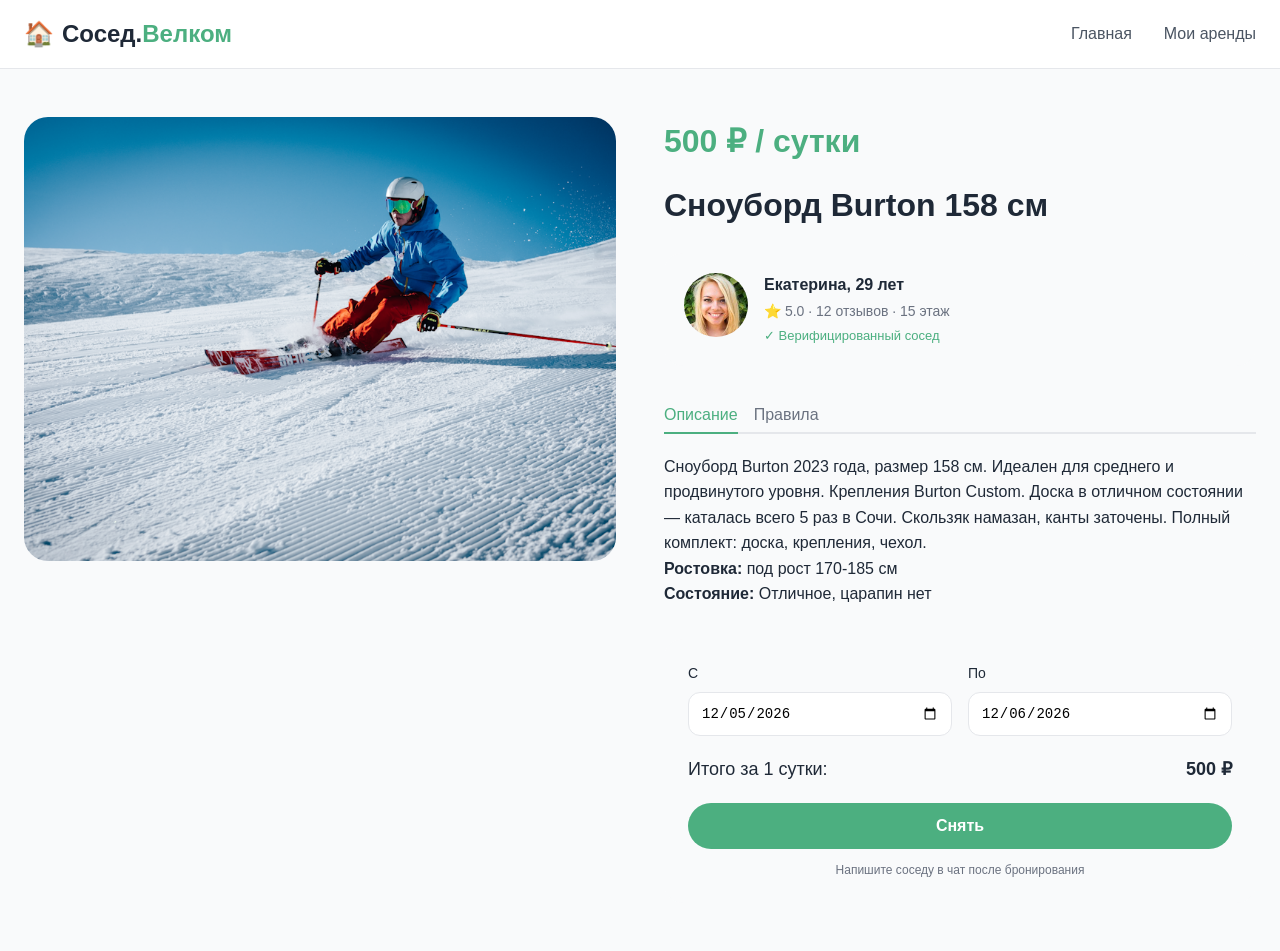
<file: items/item-snowboard.html>
<!DOCTYPE html>
<html lang="ru">
<head>
    <meta charset="UTF-8">
    <meta name="viewport" content="width=device-width, initial-scale=1.0, user-scalable=yes">
    <title>Сноуборд Burton — Сосед.Велком</title>
    <link rel="stylesheet" href="../style.css">
</head>
<body>
    <a href="#main-content" class="skip-link">Перейти к основному содержанию</a>

    <div class="app">
        <header class="header" role="banner" aria-label="Шапка сайта">
            <div class="container">
                <div class="header__inner">
                    <div class="logo">
                        <span class="logo__icon" aria-hidden="true">🏠</span>
                        <span class="logo__text">Сосед.<span class="logo__accent">Велком</span></span>
                    </div>
                    <nav class="nav" role="navigation" aria-label="Главное меню">
                        <a href="../index.html" class="nav__link">Главная</a>
                        <a href="../profile.html" class="nav__link">Мои аренды</a>
                    </nav>
                </div>
            </div>
        </header>

        <main id="main-content" role="main">
            <div class="container">
                <div class="item-layout">
                    <div class="item-gallery">
                        <img src="../images/snowboard.jpg" alt="Сноуборд Burton на снегу" class="item__main-image">
                    </div>

                    <div class="item-info">
                        <div class="item__price" aria-label="Цена: 500 рублей в сутки">500 ₽ <span>/ сутки</span></div>
                        <h1 class="item__title">Сноуборд Burton 158 см</h1>
                        
                        <div class="owner-card" role="group" aria-label="Информация о владельце">
                            <img src="../images/avatar-ekaterina.jpg" class="owner-card__avatar" alt="Екатерина, владелица сноуборда">
                            <div class="owner-card__info">
                                <div class="owner-card__name">Екатерина, 29 лет</div>
                                <div class="owner-card__rating" aria-label="Рейтинг 5 из 5, 12 отзывов">⭐ 5.0 · 12 отзывов · 15 этаж</div>
                                <div class="owner-card__verified" aria-label="Верифицированный сосед">✓ Верифицированный сосед</div>
                            </div>
                        </div>

                        <div class="item-tabs" role="tablist" aria-label="Вкладки товара">
                            <button 
                                class="item-tab active" 
                                data-tab="desc" 
                                role="tab" 
                                aria-selected="true" 
                                aria-controls="desc-panel" 
                                id="tab-desc" 
                                tabindex="0"
                            >
                                Описание
                            </button>
                            <button 
                                class="item-tab" 
                                data-tab="rules" 
                                role="tab" 
                                aria-selected="false" 
                                aria-controls="rules-panel" 
                                id="tab-rules" 
                                tabindex="-1"
                            >
                                Правила
                            </button>
                        </div>

                        <div 
                            class="item-tab-content active" 
                            id="desc-panel" 
                            role="tabpanel" 
                            aria-labelledby="tab-desc"
                        >
                            <p>Сноуборд Burton 2023 года, размер 158 см. Идеален для среднего и продвинутого уровня. Крепления Burton Custom. Доска в отличном состоянии — каталась всего 5 раз в Сочи. Скользяк намазан, канты заточены. Полный комплект: доска, крепления, чехол.</p>
                            <p><strong>Ростовка:</strong> под рост 170-185 см</p>
                            <p><strong>Состояние:</strong> Отличное, царапин нет</p>
                        </div>

                        <div 
                            class="item-tab-content" 
                            id="rules-panel" 
                            role="tabpanel" 
                            aria-labelledby="tab-rules"
                            style="display: none;"
                        >
                            <ul style="margin: 0; padding-left: 20px;">
                                <li>Не кататься по камням и асфальту</li>
                                <li>Вернуть в чистом виде (можно протереть)</li>
                                <li>При поломке креплений — сообщить сразу</li>
                                <li>Залог 2000 ₽, возвращается после проверки</li>
                            </ul>
                        </div>

                        <div class="booking-card" role="form" aria-label="Форма бронирования">
                            <div class="booking-card__dates">
                                <div class="date-field">
                                    <label for="startDate">С</label>
                                    <input type="date" id="startDate" class="date-input" aria-label="Дата начала аренды">
                                </div>
                                <div class="date-field">
                                    <label for="endDate">По</label>
                                    <input type="date" id="endDate" class="date-input" aria-label="Дата окончания аренды">
                                </div>
                            </div>
                            <div class="booking-card__total">
                                <span>Итого за 1 сутки:</span>
                                <strong id="totalPrice" aria-live="polite">500 ₽</strong>
                            </div>
                            <button class="btn-primary btn-block" onclick="location.href='../booking.html?id=snowboard'" aria-label="Снять сноуборд в аренду">Снять</button>
                            <div class="booking-card__hint">Напишите соседу в чат после бронирования</div>
                        </div>
                    </div>
                </div>
            </div>
        </main>
    </div>

    <style>
        .skip-link {
            position: absolute;
            top: -100%;
            left: 50%;
            transform: translateX(-50%);
            background: #4CAF80;
            color: white;
            padding: 12px 24px;
            border-radius: 8px;
            z-index: 1000;
            text-decoration: none;
            font-weight: 600;
        }
        .skip-link:focus {
            top: 16px;
        }
        a:focus-visible,
        button:focus-visible,
        input:focus-visible,
        [tabindex]:focus-visible {
            outline: 3px solid #4CAF80 !important;
            outline-offset: 2px !important;
        }
        .item-tab-content {
            display: none;
        }
        .item-tab-content.active {
            display: block;
        }
        .item-tab-content[hidden] {
            display: none !important;
        }
    </style>

    <script src="../script.js"></script>
    <script>
        const tabs = document.querySelectorAll('.item-tab');
        const contents = document.querySelectorAll('.item-tab-content');

        function activateTab(tab) {
            tabs.forEach(t => {
                t.classList.remove('active');
                t.setAttribute('aria-selected', 'false');
                t.setAttribute('tabindex', '-1');
            });
            contents.forEach(c => {
                c.classList.remove('active');
                c.style.display = 'none';
            });

            tab.classList.add('active');
            tab.setAttribute('aria-selected', 'true');
            tab.setAttribute('tabindex', '0');

            const panelId = tab.getAttribute('aria-controls');
            const panel = document.getElementById(panelId);
            if (panel) {
                panel.classList.add('active');
                panel.style.display = 'block';
            }
        }

        tabs.forEach(tab => {
            tab.addEventListener('click', function() {
                activateTab(this);
                this.focus();
            });
            tab.addEventListener('keydown', function(e) {
                const currentIndex = Array.from(tabs).indexOf(this);
                let newIndex = currentIndex;

                if (e.key === 'ArrowRight' || e.key === 'ArrowDown') {
                    e.preventDefault();
                    newIndex = (currentIndex + 1) % tabs.length;
                } else if (e.key === 'ArrowLeft' || e.key === 'ArrowUp') {
                    e.preventDefault();
                    newIndex = (currentIndex - 1 + tabs.length) % tabs.length;
                } else if (e.key === 'Home') {
                    e.preventDefault();
                    newIndex = 0;
                } else if (e.key === 'End') {
                    e.preventDefault();
                    newIndex = tabs.length - 1;
                }

                if (newIndex !== currentIndex) {
                    activateTab(tabs[newIndex]);
                    tabs[newIndex].focus();
                }
            });
        });

        const startInput = document.getElementById('startDate');
        const endInput = document.getElementById('endDate');
        const totalSpan = document.getElementById('totalPrice');
        const pricePerDay = 500;

        function calculateTotal() {
            if (startInput.value && endInput.value) {
                const start = new Date(startInput.value);
                const end = new Date(endInput.value);
                const days = Math.ceil((end - start) / (1000 * 60 * 60 * 24));
                if (days > 0) {
                    const total = days * pricePerDay;
                    totalSpan.innerText = total + ' ₽';
                } else {
                    totalSpan.innerText = pricePerDay + ' ₽';
                }
            } else {
                totalSpan.innerText = pricePerDay + ' ₽';
            }
        }

        startInput.addEventListener('change', calculateTotal);
        endInput.addEventListener('change', calculateTotal);

        const today = new Date().toISOString().split('T')[0];
        startInput.value = today;
        let tomorrow = new Date();
        tomorrow.setDate(tomorrow.getDate() + 1);
        endInput.value = tomorrow.toISOString().split('T')[0];
    </script>
</body>
</html>
</file>
<file: style.css>
* {
    margin: 0;
    padding: 0;
    box-sizing: border-box;
}

body {
    font-family: -apple-system, BlinkMacSystemFont, 'Segoe UI', 'Roboto', sans-serif;
    background: #F9FAFB;
    color: #1F2937;
    line-height: 1.5;
}

.container {
    max-width: 1280px;
    margin: 0 auto;
    padding: 0 24px;
}

/* ========== HEADER ========== */
.header {
    background: white;
    border-bottom: 1px solid #E5E7EB;
    position: sticky;
    top: 0;
    z-index: 100;
    backdrop-filter: blur(8px);
    background: rgba(255,255,255,0.95);
}

.header__inner {
    display: flex;
    justify-content: space-between;
    align-items: center;
    padding: 16px 0;
}

.logo {
    display: flex;
    align-items: center;
    gap: 8px;
    font-size: 24px;
    font-weight: 700;
}

.logo__accent {
    color: #4CAF80;
}

.nav {
    display: flex;
    gap: 32px;
}

.nav__link {
    text-decoration: none;
    color: #4B5563;
    font-weight: 500;
    transition: color 0.2s;
}

.nav__link:hover, .nav__link.active {
    color: #4CAF80;
}

/* ========== HERO ========== */
.hero {
    background: linear-gradient(135deg, #F0F9F4 0%, #FFFFFF 100%);
    padding: 60px 0 40px;
    text-align: center;
}

.hero__title {
    font-size: 48px;
    font-weight: 800;
    background: linear-gradient(135deg, #1F2937, #4CAF80);
    -webkit-background-clip: text;
    background-clip: text;
    color: transparent;
    margin-bottom: 16px;
}

.hero__subtitle {
    font-size: 18px;
    color: #6B7280;
    margin-bottom: 32px;
}

/* ========== SEARCH BAR ========== */
.search-bar {
    max-width: 600px;
    margin: 0 auto 20px;
    display: flex;
    gap: 12px;
}

.search-bar__input {
    flex: 1;
    padding: 14px 20px;
    border: 2px solid #E5E7EB;
    border-radius: 48px;
    font-size: 16px;
    transition: all 0.2s;
}

.search-bar__input:focus {
    outline: none;
    border-color: #4CAF80;
    box-shadow: 0 0 0 3px rgba(76,175,128,0.1);
}

.search-bar__button {
    background: #4CAF80;
    color: white;
    border: none;
    padding: 14px 32px;
    border-radius: 48px;
    font-weight: 600;
    cursor: pointer;
    transition: background 0.2s;
}

.search-bar__button:hover {
    background: #3d8b66;
}

/* ========== NO RESULTS ========== */
.no-results {
    text-align: center;
    padding: 40px 20px;
    background: white;
    border-radius: 24px;
    margin-top: 20px;
}

.no-results__icon {
    font-size: 48px;
    display: block;
    margin-bottom: 16px;
}

.no-results p {
    color: #6B7280;
    font-size: 16px;
}

/* ========== LISTINGS ========== */
.listings {
    padding: 48px 0;
}

.listings__header {
    display: flex;
    justify-content: space-between;
    align-items: baseline;
    margin-bottom: 32px;
    flex-wrap: wrap;
}

.listings__title {
    font-size: 28px;
    font-weight: 700;
}

.listings__badge {
    background: #E5F4ED;
    color: #4CAF80;
    padding: 4px 12px;
    border-radius: 20px;
    font-size: 14px;
    font-weight: 500;
}

.cards-grid {
    display: grid;
    grid-template-columns: repeat(auto-fill, minmax(300px, 1fr));
    gap: 32px;
}

.card {
    background: white;
    border-radius: 20px;
    overflow: hidden;
    box-shadow: 0 4px 12px rgba(0,0,0,0.05);
    transition: all 0.3s ease;
    cursor: pointer;
}

.card:hover {
    transform: scale(1.02);
    box-shadow: 0 12px 24px rgba(0,0,0,0.1);
}

.card__image {
    height: 220px;
    overflow: hidden;
}

.card__image img {
    width: 100%;
    height: 100%;
    object-fit: cover;
    transition: transform 0.3s;
}

.card:hover .card__image img {
    transform: scale(1.05);
}

.card__content {
    padding: 20px;
}

.card__price {
    font-size: 24px;
    font-weight: 700;
    color: #4CAF80;
    margin-bottom: 8px;
}

.card__price span {
    font-size: 14px;
    font-weight: 400;
    color: #6B7280;
}

.card__title {
    font-size: 18px;
    font-weight: 600;
    margin-bottom: 12px;
}

.card__owner {
    display: flex;
    align-items: center;
    gap: 8px;
    margin-bottom: 8px;
    font-size: 14px;
    color: #6B7280;
}

.card__avatar {
    width: 28px;
    height: 28px;
    border-radius: 50%;
    object-fit: cover;
}

.card__rating {
    font-size: 14px;
    color: #F59E0B;
}

/* ========== ITEM PAGE ========== */
.item-layout {
    display: grid;
    grid-template-columns: 1fr 1fr;
    gap: 48px;
    margin: 48px 0;
}

.item-gallery img {
    width: 100%;
    border-radius: 24px;
}

.item__price {
    font-size: 32px;
    font-weight: 700;
    color: #4CAF80;
    margin-bottom: 16px;
}

.item__title {
    font-size: 32px;
    font-weight: 700;
    margin-bottom: 24px;
}

.owner-card {
    display: flex;
    gap: 16px;
    padding: 20px;
    background: #F9FAFB;
    border-radius: 20px;
    margin-bottom: 32px;
}

.owner-card__avatar {
    width: 64px;
    height: 64px;
    border-radius: 50%;
    object-fit: cover;
}

.owner-card__name {
    font-weight: 600;
    margin-bottom: 4px;
}

.owner-card__rating {
    font-size: 14px;
    color: #6B7280;
    margin-bottom: 4px;
}

.owner-card__verified {
    color: #4CAF80;
    font-size: 13px;
}

.item-tabs {
    display: flex;
    gap: 16px;
    border-bottom: 2px solid #E5E7EB;
    margin-bottom: 20px;
}

.item-tab {
    background: none;
    border: none;
    padding: 8px 0;
    font-size: 16px;
    font-weight: 500;
    cursor: pointer;
    color: #6B7280;
    transition: all 0.2s;
}

.item-tab.active {
    color: #4CAF80;
    border-bottom: 2px solid #4CAF80;
    margin-bottom: -2px;
}

.item-tab-content {
    display: none;
    margin-bottom: 32px;
    line-height: 1.6;
}

.item-tab-content.active {
    display: block;
}

.booking-card {
    background: #F9FAFB;
    border-radius: 20px;
    padding: 24px;
    margin-top: 24px;
}

.booking-card__dates {
    display: grid;
    grid-template-columns: 1fr 1fr;
    gap: 16px;
    margin-bottom: 20px;
}

.date-field {
    display: flex;
    flex-direction: column;
    gap: 8px;
}

.date-field label {
    font-weight: 500;
    font-size: 14px;
}

.date-input {
    padding: 12px;
    border: 1px solid #E5E7EB;
    border-radius: 12px;
    font-size: 14px;
}

.booking-card__total {
    display: flex;
    justify-content: space-between;
    margin: 20px 0;
    font-size: 18px;
}

.booking-card__hint {
    font-size: 12px;
    color: #6B7280;
    text-align: center;
    margin-top: 12px;
}

/* ========== BUTTONS ========== */
.btn-primary {
    background: #4CAF80;
    color: white;
    border: none;
    padding: 14px 28px;
    border-radius: 48px;
    font-weight: 600;
    font-size: 16px;
    cursor: pointer;
    transition: all 0.2s;
    width: 100%;
}

.btn-primary:hover {
    background: #3d8b66;
    transform: translateY(-2px);
    box-shadow: 0 6px 14px rgba(76,175,128,0.3);
}

.btn-secondary {
    background: white;
    color: #4CAF80;
    border: 2px solid #4CAF80;
    padding: 12px 24px;
    border-radius: 48px;
    font-weight: 600;
    cursor: pointer;
}

.btn-small {
    background: #4CAF80;
    color: white;
    border: none;
    padding: 8px 16px;
    border-radius: 24px;
    font-size: 13px;
    cursor: pointer;
    margin-top: 8px;
    transition: all 0.2s;
}

.btn-small:hover {
    background: #3d8b66;
}

.btn-outline {
    background: white;
    border: 1px solid #4CAF80;
    color: #4CAF80;
}

.btn-outline:hover {
    background: #F0F9F4;
}

.btn-block {
    display: block;
    width: 100%;
}

/* ========== PROFILE PAGE ========== */
.profile-header {
    display: flex;
    align-items: center;
    gap: 24px;
    margin: 48px 0 32px;
    padding: 24px;
    background: white;
    border-radius: 24px;
}

.profile-avatar img {
    width: 100px;
    height: 100px;
    border-radius: 50%;
    object-fit: cover;
}

.profile-info h1 {
    font-size: 24px;
    margin-bottom: 4px;
}

.profile-info p {
    color: #6B7280;
}

.profile-tabs {
    display: flex;
    gap: 16px;
    border-bottom: 2px solid #E5E7EB;
    margin-bottom: 32px;
}

.profile-tab {
    background: none;
    border: none;
    padding: 12px 24px;
    font-size: 16px;
    font-weight: 500;
    cursor: pointer;
    color: #6B7280;
    transition: all 0.2s;
}

.profile-tab.active {
    color: #4CAF80;
    border-bottom: 2px solid #4CAF80;
}

.profile-tab-content {
    display: none;
}

.profile-tab-content.active {
    display: block;
}

.rental-card {
    display: flex;
    gap: 20px;
    background: white;
    padding: 20px;
    border-radius: 20px;
    margin-bottom: 20px;
    align-items: center;
    flex-wrap: wrap;
}

.rental-card__image {
    width: 80px;
    height: 80px;
    border-radius: 16px;
    object-fit: cover;
}

.rental-card__info {
    flex: 1;
}

.rental-card__info h3 {
    margin-bottom: 4px;
}

.rental-card__info p {
    color: #6B7280;
    font-size: 14px;
    margin-bottom: 8px;
}

.status-badge {
    display: inline-block;
    padding: 4px 12px;
    border-radius: 20px;
    font-size: 12px;
    font-weight: 500;
    margin: 8px 8px 8px 0;
}

.status-active {
    background: #E5F4ED;
    color: #4CAF80;
}

.status-completed {
    background: #E5E7EB;
    color: #6B7280;
}

.status-pending {
    background: #FEF3C7;
    color: #D97706;
}

/* ========== BOOKING PAGE ========== */
.booking-container {
    max-width: 600px;
    margin: 48px auto;
}

.booking-title {
    font-size: 28px;
    margin-bottom: 32px;
}

.booking-summary {
    background: white;
    border-radius: 24px;
    padding: 32px;
}

.booking-item {
    display: flex;
    gap: 16px;
    margin-bottom: 24px;
}

.booking-item__image {
    width: 80px;
    height: 80px;
    border-radius: 16px;
    object-fit: cover;
}

.booking-item__info h3 {
    margin-bottom: 4px;
}

.booking-item__info p {
    color: #6B7280;
    font-size: 14px;
}

.booking-dates {
    background: #F9FAFB;
    padding: 16px;
    border-radius: 16px;
    margin-bottom: 24px;
}

.booking-dates div {
    margin-bottom: 8px;
}

.booking-dates div:last-child {
    margin-bottom: 0;
}

.booking-price-list {
    margin-bottom: 24px;
}

.price-row {
    display: flex;
    justify-content: space-between;
    padding: 12px 0;
    border-bottom: 1px solid #E5E7EB;
}

.price-row.total {
    font-weight: 700;
    font-size: 18px;
    border-bottom: none;
    padding-top: 16px;
}

.booking-message {
    margin: 16px 0;
}

.booking-message label {
    display: block;
    font-weight: 500;
    margin-bottom: 8px;
}

.booking-message textarea {
    width: 100%;
    padding: 12px;
    border: 1px solid #E5E7EB;
    border-radius: 16px;
    font-family: inherit;
    font-size: 14px;
    resize: vertical;
}

.booking-message textarea:focus {
    outline: none;
    border-color: #4CAF80;
}

.booking-note {
    font-size: 13px;
    color: #6B7280;
    text-align: center;
    margin-top: 16px;
}

/* ========== EMPTY STATE ========== */
.empty-state {
    text-align: center;
    padding: 60px 20px;
    background: white;
    border-radius: 24px;
    margin-top: 20px;
}

.empty-state__icon {
    font-size: 48px;
    display: block;
    margin-bottom: 16px;
}

.empty-state p {
    color: #6B7280;
    margin-bottom: 20px;
}

/* ========== ACCESSIBILITY ========== */

/* Skip link - для пропуска навигации */
.skip-link {
    position: absolute;
    top: -100%;
    left: 50%;
    transform: translateX(-50%);
    background: #4CAF80;
    color: white;
    padding: 12px 24px;
    border-radius: 8px;
    z-index: 1000;
    text-decoration: none;
    font-weight: 600;
}

.skip-link:focus {
    top: 16px;
}

/* Скрытый визуально, но доступный для скринридеров */
.visually-hidden {
    position: absolute !important;
    width: 1px !important;
    height: 1px !important;
    margin: -1px !important;
    padding: 0 !important;
    overflow: hidden !important;
    clip: rect(0, 0, 0, 0) !important;
    border: 0 !important;
}

/* Фокус для клавиатурной навигации */
a:focus-visible,
button:focus-visible,
input:focus-visible,
[tabindex]:focus-visible {
    outline: 3px solid #4CAF80 !important;
    outline-offset: 2px !important;
}

/* Карточки при фокусе с клавиатуры */
.card .card__image:focus-visible {
    outline: 3px solid #4CAF80;
    outline-offset: 4px;
    border-radius: 20px;
}

/* Правильное скрытие контента для скринридеров */
[hidden] {
    display: none !important;
}

/* Вкладки должны правильно скрывать контент */
.item-tab-content,
.profile-tab-content {
    display: none;
}

.item-tab-content.active,
.profile-tab-content.active {
    display: block;
}

/* Убеждаемся, что скринридер видит контент */
.item-tab-content,
.profile-tab-content {
    visibility: visible;
}

.item-tab-content[hidden],
.profile-tab-content[hidden] {
    display: none !important;
}

/* Убеждаемся, что текст читается скринридером */
.owner-card__info,
.rental-card__info,
.booking-item__info {
    speak: auto;
}

/* Статусы должны читаться */
.status-badge {
    speak: auto;
}

/* ========== ADAPTIVE (MOBILE) ========== */
@media (max-width: 768px) {
    .container {
        padding: 0 16px;
    }

    .hero__title {
        font-size: 32px;
    }

    .hero__subtitle {
        font-size: 16px;
    }

    .cards-grid {
        grid-template-columns: 1fr;
        gap: 20px;
    }

    .item-layout {
        grid-template-columns: 1fr;
        gap: 24px;
        margin: 24px 0;
    }

    .item__title {
        font-size: 24px;
    }

    .item__price {
        font-size: 28px;
    }

    .profile-header {
        flex-direction: column;
        text-align: center;
    }

    .rental-card {
        flex-direction: column;
        text-align: center;
    }

    .booking-card__dates {
        grid-template-columns: 1fr;
    }

    .search-bar {
        flex-direction: column;
    }

    .search-bar__button {
        width: 100%;
    }

    .listings__title {
        font-size: 24px;
    }

    .booking-container {
        margin: 24px auto;
    }

    .booking-summary {
        padding: 20px;
    }

    .booking-title {
        font-size: 24px;
    }

    .profile-tabs {
        gap: 8px;
    }

    .profile-tab {
        padding: 8px 16px;
        font-size: 14px;
    }
}

/* ========== UTILITIES ========== */
.text-center {
    text-align: center;
}

.mt-16 {
    margin-top: 16px;
}

.mb-16 {
    margin-bottom: 16px;
}
</file>
